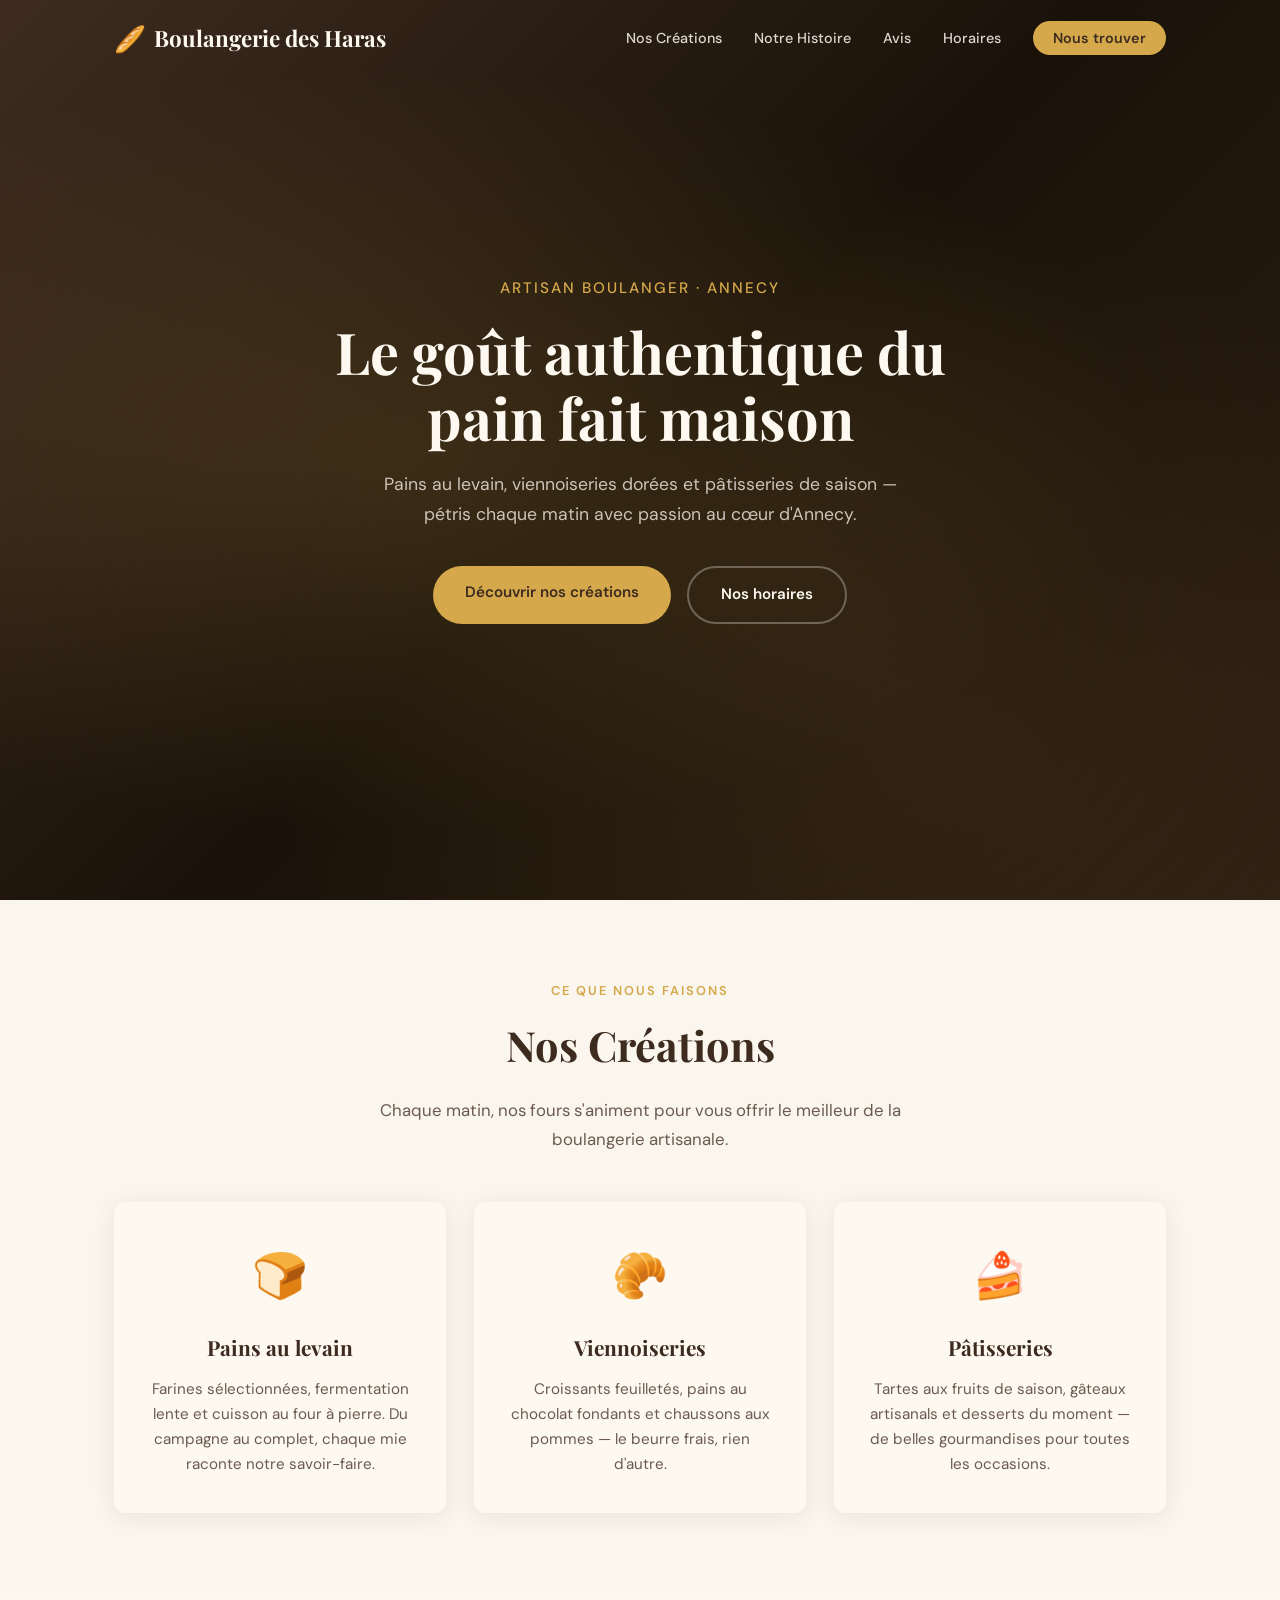
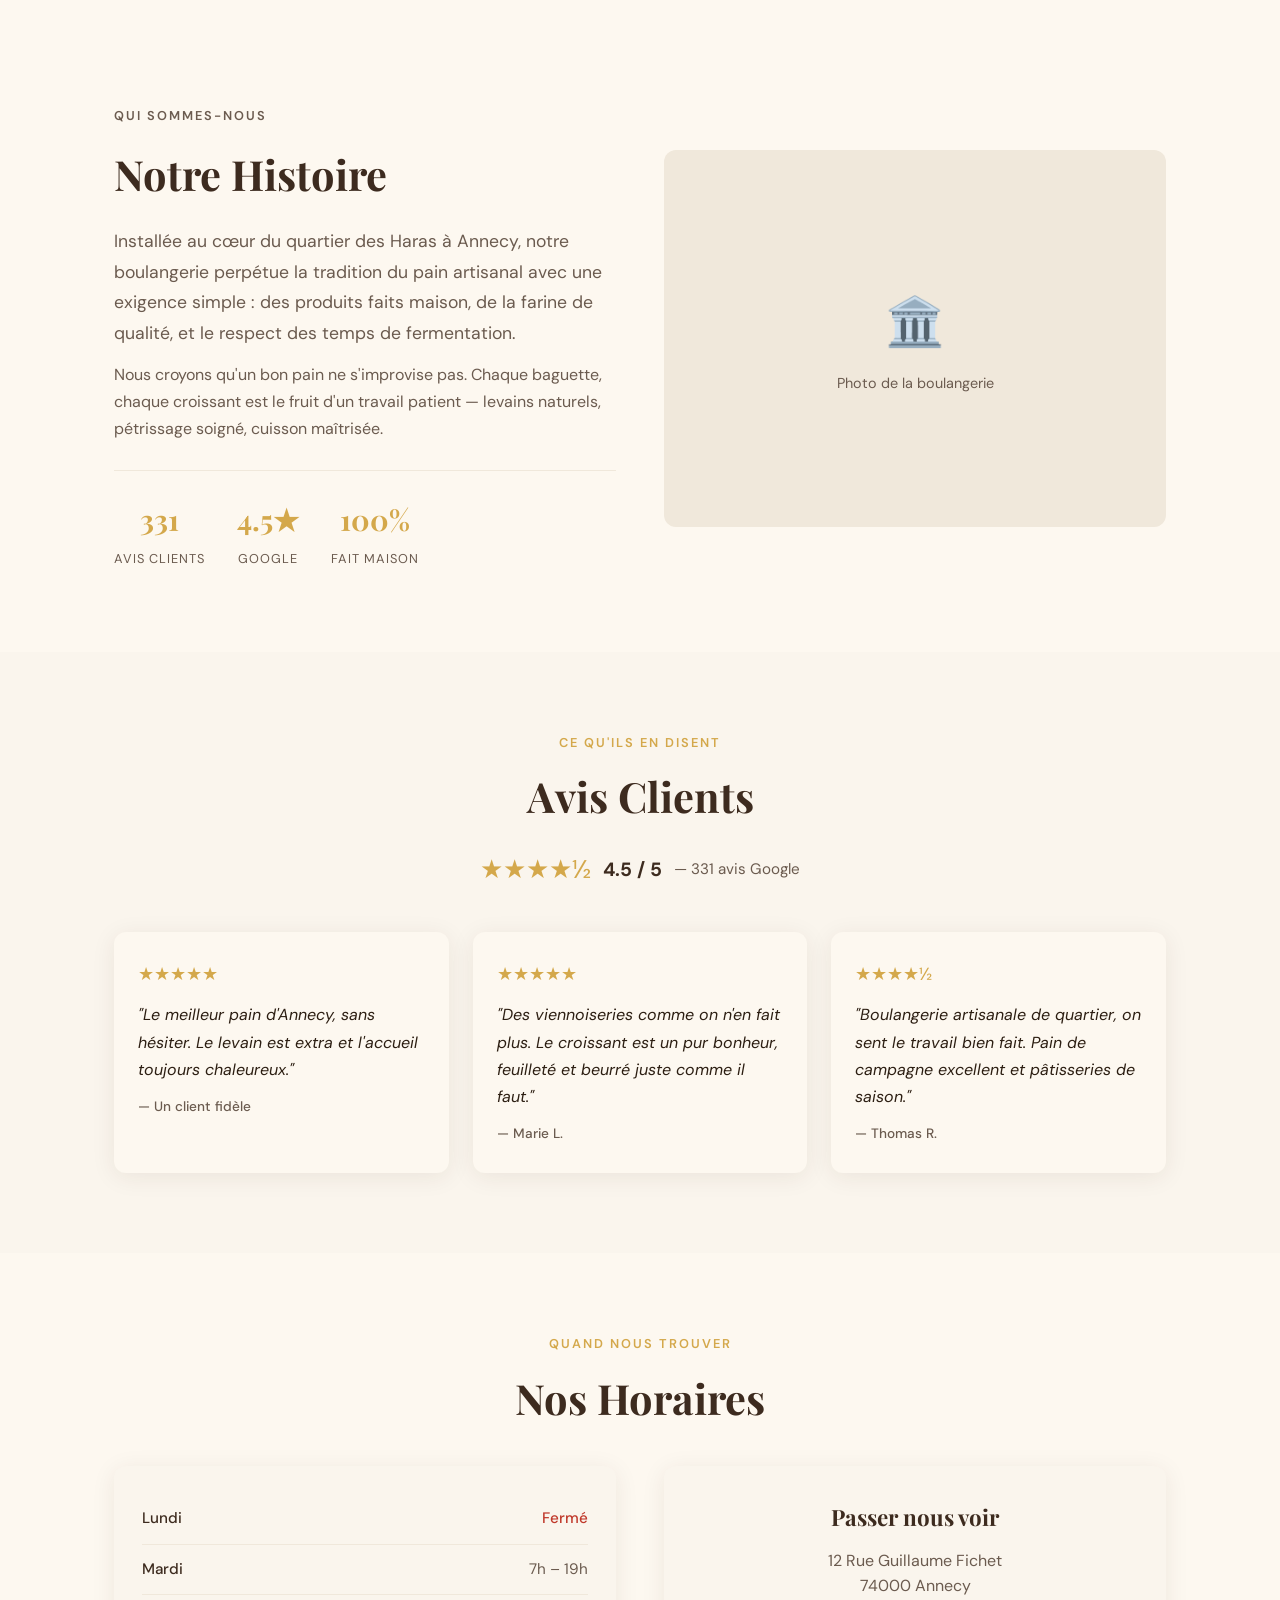
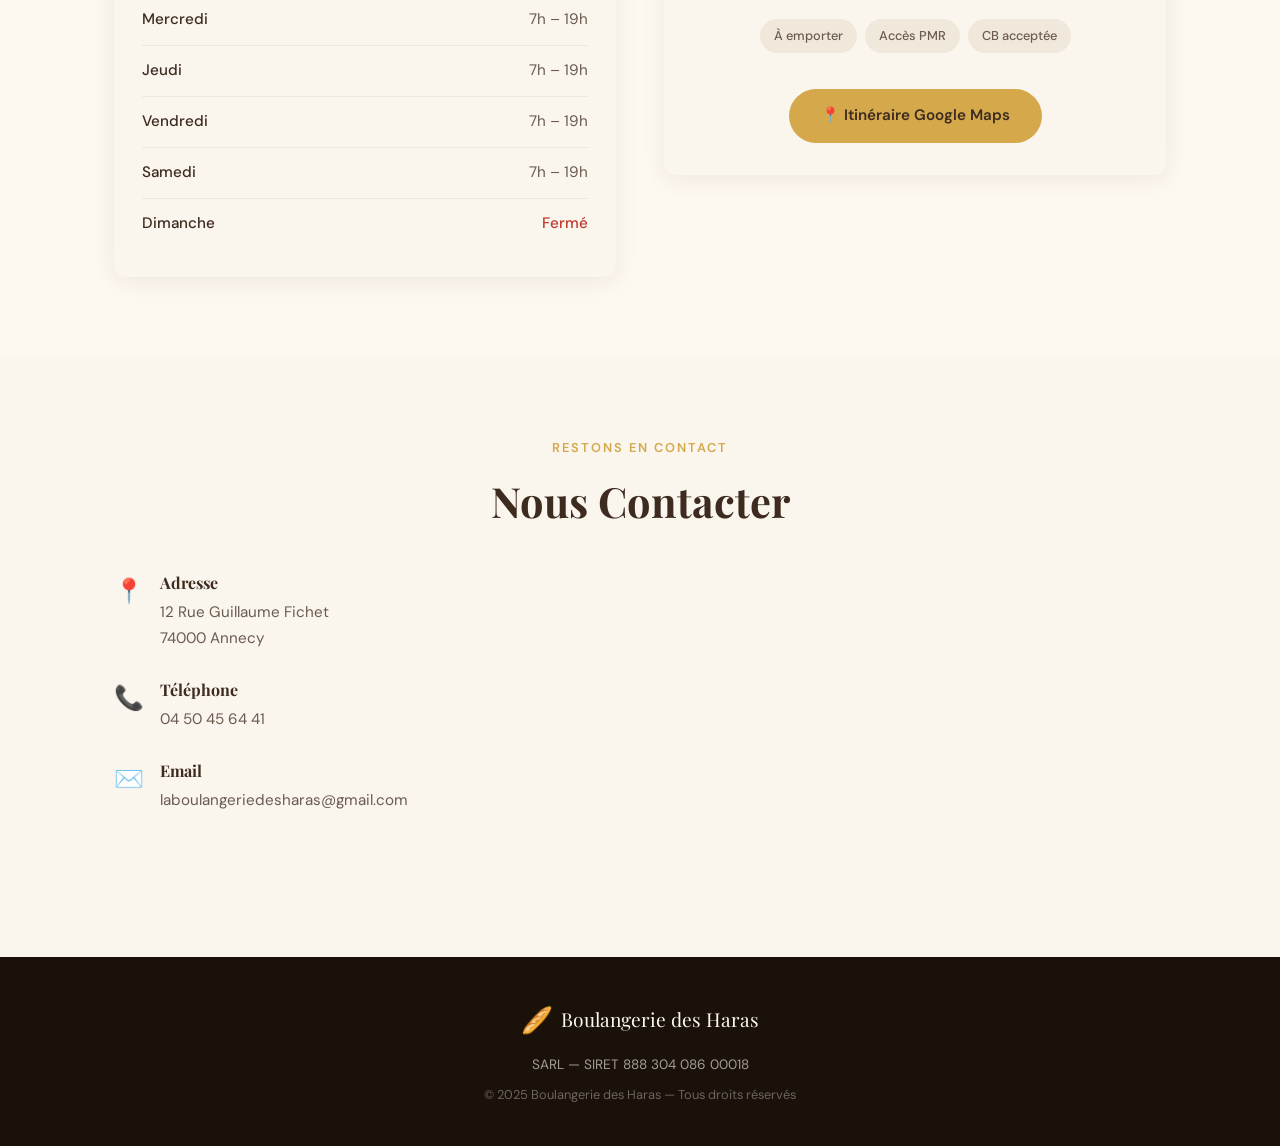
<file: index.html>
<!DOCTYPE html>
<html lang="fr">
<head>
    <meta charset="UTF-8">
    <meta name="viewport" content="width=device-width, initial-scale=1.0">
    <title>Boulangerie des Haras — Artisan boulanger à Annecy</title>
    <meta name="description" content="Boulangerie artisanale au cœur d'Annecy. Pains au levain, viennoiseries et pâtisseries faits maison. 12 Rue Guillaume Fichet, Annecy.">

    <!-- Fonts -->
    <link rel="preconnect" href="https://fonts.googleapis.com">
    <link rel="preconnect" href="https://fonts.gstatic.com" crossorigin>
    <link href="https://fonts.googleapis.com/css2?family=Playfair+Display:ital,wght@0,400;0,700;1,400&family=DM+Sans:wght@300;400;500;600&display=swap" rel="stylesheet">

    <!-- Styles -->
    <link rel="stylesheet" href="styles.css">

    <!-- Schema.org -->
    <script type="application/ld+json">
    {
        "@context": "https://schema.org",
        "@type": "Bakery",
        "name": "Boulangerie des Haras",
        "image": "",
        "address": {
            "@type": "PostalAddress",
            "streetAddress": "12 Rue Guillaume Fichet",
            "addressLocality": "Annecy",
            "postalCode": "74000",
            "addressCountry": "FR"
        },
        "geo": {
            "@type": "GeoCoordinates",
            "latitude": 45.904743,
            "longitude": 6.128679
        },
        "telephone": "+33450456441",
        "email": "laboulangeriedesharas@gmail.com",
        "servesCuisine": "Boulangerie artisanale",
        "priceRange": "€",
        "openingHoursSpecification": [
            { "@type": "OpeningHoursSpecification", "dayOfWeek": "Tuesday", "opens": "07:00", "closes": "19:00" },
            { "@type": "OpeningHoursSpecification", "dayOfWeek": "Wednesday", "opens": "07:00", "closes": "19:00" },
            { "@type": "OpeningHoursSpecification", "dayOfWeek": "Thursday", "opens": "07:00", "closes": "19:00" },
            { "@type": "OpeningHoursSpecification", "dayOfWeek": "Friday", "opens": "07:00", "closes": "19:00" },
            { "@type": "OpeningHoursSpecification", "dayOfWeek": "Saturday", "opens": "07:00", "closes": "19:00" }
        ],
        "aggregateRating": {
            "@type": "AggregateRating",
            "ratingValue": "4.5",
            "reviewCount": "331"
        }
    }
    </script>
</head>
<body>

    <!-- Navbar -->
    <nav class="navbar" id="navbar">
        <div class="nav-container">
            <a href="#" class="nav-logo">
                <span class="logo-icon">🥖</span>
                <span class="logo-text">Boulangerie des Haras</span>
            </a>
            <ul class="nav-links" id="navLinks">
                <li><a href="#creations">Nos Créations</a></li>
                <li><a href="#histoire">Notre Histoire</a></li>
                <li><a href="#avis">Avis</a></li>
                <li><a href="#horaires">Horaires</a></li>
                <li><a href="#contact" class="nav-cta">Nous trouver</a></li>
            </ul>
            <button class="burger" id="burger" aria-label="Menu">
                <span></span><span></span><span></span>
            </button>
        </div>
    </nav>

    <!-- Hero -->
    <header class="hero" id="hero">
        <div class="hero-overlay"></div>
        <div class="hero-content fade-in">
            <p class="hero-subtitle">Artisan boulanger · Annecy</p>
            <h1 class="hero-title">Le goût authentique du pain fait maison</h1>
            <p class="hero-desc">Pains au levain, viennoiseries dorées et pâtisseries de saison — pétris chaque matin avec passion au cœur d'Annecy.</p>
            <div class="hero-buttons">
                <a href="#creations" class="btn btn-primary">Découvrir nos créations</a>
                <a href="#horaires" class="btn btn-secondary">Nos horaires</a>
            </div>
        </div>
    </header>

    <!-- Nos Créations -->
    <section class="section creations" id="creations">
        <div class="container">
            <p class="section-label">Ce que nous faisons</p>
            <h2 class="section-title fade-in">Nos Créations</h2>
            <p class="section-subtitle fade-in">Chaque matin, nos fours s'animent pour vous offrir le meilleur de la boulangerie artisanale.</p>

            <div class="creations-grid">
                <div class="creation-card fade-in">
                    <div class="creation-icon">🍞</div>
                    <h3>Pains au levain</h3>
                    <p>Farines sélectionnées, fermentation lente et cuisson au four à pierre. Du campagne au complet, chaque mie raconte notre savoir-faire.</p>
                </div>
                <div class="creation-card fade-in">
                    <div class="creation-icon">🥐</div>
                    <h3>Viennoiseries</h3>
                    <p>Croissants feuilletés, pains au chocolat fondants et chaussons aux pommes — le beurre frais, rien d'autre.</p>
                </div>
                <div class="creation-card fade-in">
                    <div class="creation-icon">🍰</div>
                    <h3>Pâtisseries</h3>
                    <p>Tartes aux fruits de saison, gâteaux artisanals et desserts du moment — de belles gourmandises pour toutes les occasions.</p>
                </div>
            </div>
        </div>
    </section>

    <!-- Notre Histoire -->
    <section class="section histoire" id="histoire">
        <div class="container">
            <div class="histoire-layout">
                <div class="histoire-text fade-in">
                    <p class="section-label">Qui sommes-nous</p>
                    <h2 class="section-title">Notre Histoire</h2>
                    <p class="histoire-intro">Installée au cœur du quartier des Haras à Annecy, notre boulangerie perpétue la tradition du pain artisanal avec une exigence simple : des produits faits maison, de la farine de qualité, et le respect des temps de fermentation.</p>
                    <p>Nous croyons qu'un bon pain ne s'improvise pas. Chaque baguette, chaque croissant est le fruit d'un travail patient — levains naturels, pétrissage soigné, cuisson maîtrisée.</p>
                    <div class="histoire-chiffres">
                        <div class="chiffre">
                            <span class="chiffre-nombre">331</span>
                            <span class="chiffre-label">Avis clients</span>
                        </div>
                        <div class="chiffre">
                            <span class="chiffre-nombre">4.5★</span>
                            <span class="chiffre-label">Google</span>
                        </div>
                        <div class="chiffre">
                            <span class="chiffre-nombre">100%</span>
                            <span class="chiffre-label">Fait maison</span>
                        </div>
                    </div>
                </div>
                <div class="histoire-image fade-in">
                    <div class="image-placeholder">
                        <span class="placeholder-icon">🏛️</span>
                        <p>Photo de la boulangerie</p>
                    </div>
                </div>
            </div>
        </div>
    </section>

    <!-- Avis -->
    <section class="section avis" id="avis">
        <div class="container">
            <p class="section-label">Ce qu'ils en disent</p>
            <h2 class="section-title fade-in">Avis Clients</h2>
            <div class="avis-global fade-in">
                <span class="avis-stars">★★★★½</span>
                <span class="avis-score">4.5 / 5</span>
                <span class="avis-count">— 331 avis Google</span>
            </div>

            <div class="avis-grid">
                <div class="avis-card fade-in">
                    <div class="avis-stars-small">★★★★★</div>
                    <p class="avis-text">"Le meilleur pain d'Annecy, sans hésiter. Le levain est extra et l'accueil toujours chaleureux."</p>
                    <p class="avis-author">— Un client fidèle</p>
                </div>
                <div class="avis-card fade-in">
                    <div class="avis-stars-small">★★★★★</div>
                    <p class="avis-text">"Des viennoiseries comme on n'en fait plus. Le croissant est un pur bonheur, feuilleté et beurré juste comme il faut."</p>
                    <p class="avis-author">— Marie L.</p>
                </div>
                <div class="avis-card fade-in">
                    <div class="avis-stars-small">★★★★½</div>
                    <p class="avis-text">"Boulangerie artisanale de quartier, on sent le travail bien fait. Pain de campagne excellent et pâtisseries de saison."</p>
                    <p class="avis-author">— Thomas R.</p>
                </div>
            </div>
        </div>
    </section>

    <!-- Horaires -->
    <section class="section horaires" id="horaires">
        <div class="container">
            <p class="section-label">Quand nous trouver</p>
            <h2 class="section-title fade-in">Nos Horaires</h2>

            <div class="horaires-layout">
                <div class="horaires-table fade-in">
                    <div class="horaire-row">
                        <span class="jour">Lundi</span>
                        <span class="ferme">Fermé</span>
                    </div>
                    <div class="horaire-row">
                        <span class="jour">Mardi</span>
                        <span class="heures">7h – 19h</span>
                    </div>
                    <div class="horaire-row">
                        <span class="jour">Mercredi</span>
                        <span class="heures">7h – 19h</span>
                    </div>
                    <div class="horaire-row">
                        <span class="jour">Jeudi</span>
                        <span class="heures">7h – 19h</span>
                    </div>
                    <div class="horaire-row">
                        <span class="jour">Vendredi</span>
                        <span class="heures">7h – 19h</span>
                    </div>
                    <div class="horaire-row">
                        <span class="jour">Samedi</span>
                        <span class="heures">7h – 19h</span>
                    </div>
                    <div class="horaire-row">
                        <span class="jour">Dimanche</span>
                        <span class="ferme">Fermé</span>
                    </div>
                </div>
                <div class="horaires-cta fade-in">
                    <div class="cta-box">
                        <h3>Passer nous voir</h3>
                        <p>12 Rue Guillaume Fichet<br>74000 Annecy</p>
                        <div class="cta-services">
                            <span class="service-badge">À emporter</span>
                            <span class="service-badge">Accès PMR</span>
                            <span class="service-badge">CB acceptée</span>
                        </div>
                        <a href="https://maps.google.com/?cid=14751556202898604400" target="_blank" class="btn btn-primary btn-maps">📍 Itinéraire Google Maps</a>
                    </div>
                </div>
            </div>
        </div>
    </section>

    <!-- Contact -->
    <section class="section contact" id="contact">
        <div class="container">
            <p class="section-label">Restons en contact</p>
            <h2 class="section-title fade-in">Nous Contacter</h2>

            <div class="contact-layout fade-in">
                <div class="contact-info">
                    <div class="contact-item">
                        <span class="contact-icon">📍</span>
                        <div>
                            <h4>Adresse</h4>
                            <p>12 Rue Guillaume Fichet<br>74000 Annecy</p>
                        </div>
                    </div>
                    <div class="contact-item">
                        <span class="contact-icon">📞</span>
                        <div>
                            <h4>Téléphone</h4>
                            <p>04 50 45 64 41</p>
                        </div>
                    </div>
                    <div class="contact-item">
                        <span class="contact-icon">✉️</span>
                        <div>
                            <h4>Email</h4>
                            <p>laboulangeriedesharas@gmail.com</p>
                        </div>
                    </div>
                </div>
                <div class="contact-map">
                    <iframe
                        src="https://www.google.com/maps/embed?pb=!1m18!1m12!1m3!1d2775.5!2d6.128679!3d45.904743!2m3!1f0!2f0!3f0!3m2!1i1024!2i768!4f13.1!3m3!1m2!1s0x0%3A0x0!2sBoulangerie%20des%20Haras!5e0!3m2!1sfr!2sfr!4v1"
                        width="100%" height="300" style="border:0; border-radius: 12px;" allowfullscreen="" loading="lazy"></iframe>
                </div>
            </div>
        </div>
    </section>

    <!-- Footer -->
    <footer class="footer">
        <div class="container">
            <div class="footer-content">
                <div class="footer-brand">
                    <span class="logo-icon">🥖</span>
                    <span class="logo-text">Boulangerie des Haras</span>
                </div>
                <p class="footer-legal">SARL — SIRET 888 304 086 00018</p>
                <p class="footer-copy">© 2025 Boulangerie des Haras — Tous droits réservés</p>
            </div>
        </div>
    </footer>

    <!-- Mobile CTA -->
    <div class="mobile-cta" id="mobileCta">
        <a href="tel:+33450456441" class="mobile-cta-btn">📞 Appeler</a>
    </div>

    <script src="script.js"></script>
</body>
</html>
</file>
<file: styles.css>
/* ===== Variables ===== */
:root {
    --wheat: #D4A84B;
    --wheat-light: #E8C97A;
    --brown: #3D2B1F;
    --brown-light: #5C4033;
    --cream: #FDF8F0;
    --dark: #1A1209;
    --warm-white: #FAF5ED;
    --warm-gray: #F0E8DB;
    --text: #2C1E12;
    --text-light: #6B5B4F;
    --font-heading: 'Playfair Display', Georgia, serif;
    --font-body: 'DM Sans', -apple-system, sans-serif;
    --radius: 12px;
    --shadow: 0 4px 24px rgba(61,43,31,0.08);
    --shadow-hover: 0 8px 32px rgba(61,43,31,0.14);
    --transition: 0.3s ease;
}

/* ===== Reset ===== */
*, *::before, *::after { box-sizing: border-box; margin: 0; padding: 0; }
html { scroll-behavior: smooth; }
body {
    font-family: var(--font-body);
    color: var(--text);
    background: var(--cream);
    line-height: 1.7;
    -webkit-font-smoothing: antialiased;
}
img { max-width: 100%; display: block; }
a { text-decoration: none; color: inherit; }
ul { list-style: none; }

/* ===== Container ===== */
.container { max-width: 1100px; margin: 0 auto; padding: 0 24px; }

/* ===== Navbar ===== */
.navbar {
    position: fixed; top: 0; left: 0; right: 0; z-index: 1000;
    background: transparent;
    transition: background var(--transition), box-shadow var(--transition);
    padding: 16px 0;
}
.navbar.scrolled {
    background: rgba(253,248,240,0.95);
    backdrop-filter: blur(10px);
    box-shadow: 0 2px 16px rgba(61,43,31,0.08);
    padding: 10px 0;
}
.nav-container {
    max-width: 1100px; margin: 0 auto; padding: 0 24px;
    display: flex; align-items: center; justify-content: space-between;
}
.nav-logo {
    display: flex; align-items: center; gap: 8px;
    font-family: var(--font-heading); font-size: 1.4rem; font-weight: 700;
    color: var(--cream);
    transition: color var(--transition);
}
.navbar.scrolled .nav-logo { color: var(--brown); }
.logo-icon { font-size: 1.6rem; }
.nav-links { display: flex; gap: 32px; align-items: center; }
.nav-links a {
    font-size: 0.9rem; font-weight: 500; color: rgba(253,248,240,0.85);
    transition: color var(--transition);
    position: relative;
}
.navbar.scrolled .nav-links a { color: var(--text-light); }
.nav-links a:hover { color: var(--wheat); }
.navbar.scrolled .nav-links a:hover { color: var(--wheat); }
.nav-cta {
    background: var(--wheat) !important;
    color: var(--brown) !important;
    padding: 8px 20px;
    border-radius: 50px;
    font-weight: 600 !important;
    transition: background var(--transition), transform var(--transition) !important;
}
.nav-cta:hover { background: var(--wheat-light) !important; transform: translateY(-1px); }

/* Burger */
.burger {
    display: none; background: none; border: none; cursor: pointer;
    flex-direction: column; gap: 5px; padding: 4px;
}
.burger span {
    display: block; width: 24px; height: 2px;
    background: var(--cream); border-radius: 2px;
    transition: all var(--transition);
}
.navbar.scrolled .burger span { background: var(--brown); }
.burger.active span:nth-child(1) { transform: rotate(45deg) translate(5px, 5px); }
.burger.active span:nth-child(2) { opacity: 0; }
.burger.active span:nth-child(3) { transform: rotate(-45deg) translate(5px, -5px); }

/* ===== Hero ===== */
.hero {
    position: relative;
    min-height: 100vh;
    display: flex; align-items: center; justify-content: center;
    background: linear-gradient(135deg, #3D2B1F 0%, #1A1209 50%, #2C1E12 100%);
    overflow: hidden;
}
.hero-overlay {
    position: absolute; inset: 0;
    background: radial-gradient(ellipse at 30% 50%, rgba(212,168,75,0.15), transparent 60%),
                radial-gradient(ellipse at 70% 80%, rgba(212,168,75,0.08), transparent 50%);
}
.hero-content {
    position: relative; z-index: 1;
    text-align: center; padding: 0 24px;
    max-width: 720px;
}
.hero-subtitle {
    font-family: var(--font-body);
    font-size: 0.95rem; font-weight: 500;
    color: var(--wheat);
    letter-spacing: 2px; text-transform: uppercase;
    margin-bottom: 16px;
}
.hero-title {
    font-family: var(--font-heading);
    font-size: clamp(2.2rem, 5vw, 3.6rem);
    font-weight: 700;
    color: var(--cream);
    line-height: 1.15;
    margin-bottom: 20px;
}
.hero-desc {
    font-size: 1.1rem;
    color: rgba(253,248,240,0.75);
    max-width: 560px; margin: 0 auto 36px;
    line-height: 1.7;
}
.hero-buttons { display: flex; gap: 16px; justify-content: center; flex-wrap: wrap; }

/* ===== Buttons ===== */
.btn {
    display: inline-block;
    padding: 14px 32px;
    border-radius: 50px;
    font-family: var(--font-body);
    font-size: 0.95rem; font-weight: 600;
    transition: all var(--transition);
    cursor: pointer; border: none;
}
.btn-primary {
    background: var(--wheat);
    color: var(--brown);
}
.btn-primary:hover { background: var(--wheat-light); transform: translateY(-2px); box-shadow: 0 6px 20px rgba(212,168,75,0.35); }
.btn-secondary {
    background: transparent;
    color: var(--cream);
    border: 2px solid rgba(253,248,240,0.3);
}
.btn-secondary:hover { border-color: var(--wheat); color: var(--wheat); }
.btn-maps { margin-top: 16px; display: inline-block; }

/* ===== Sections ===== */
.section { padding: 80px 0; }
.section-label {
    font-size: 0.8rem; font-weight: 600;
    color: var(--wheat);
    text-transform: uppercase;
    letter-spacing: 2px;
    text-align: center;
    margin-bottom: 8px;
}
.section-title {
    font-family: var(--font-heading);
    font-size: clamp(1.8rem, 3.5vw, 2.6rem);
    font-weight: 700;
    color: var(--brown);
    text-align: center;
    margin-bottom: 16px;
}
.section-subtitle {
    text-align: center; color: var(--text-light);
    max-width: 560px; margin: 0 auto 48px;
    font-size: 1.05rem;
}

/* ===== Créations ===== */
.creations { background: var(--warm-white); }
.creations-grid {
    display: grid;
    grid-template-columns: repeat(auto-fit, minmax(280px, 1fr));
    gap: 28px;
    margin-top: 48px;
}
.creation-card {
    background: var(--cream);
    border-radius: var(--radius);
    padding: 36px 28px;
    text-align: center;
    box-shadow: var(--shadow);
    transition: transform var(--transition), box-shadow var(--transition);
}
.creation-card:hover { transform: translateY(-4px); box-shadow: var(--shadow-hover); }
.creation-icon { font-size: 2.8rem; margin-bottom: 16px; }
.creation-card h3 {
    font-family: var(--font-heading);
    font-size: 1.3rem; color: var(--brown);
    margin-bottom: 12px;
}
.creation-card p { color: var(--text-light); font-size: 0.95rem; line-height: 1.65; }

/* ===== Histoire ===== */
.histoire { background: var(--cream); }
.histoire-layout {
    display: grid;
    grid-template-columns: 1fr 1fr;
    gap: 48px;
    align-items: center;
    margin-top: 32px;
}
.histoire-text .section-label { text-align: left; }
.histoire-text .section-title { text-align: left; }
.histoire-intro {
    font-size: 1.1rem; color: var(--text);
    margin-bottom: 16px;
    line-height: 1.75;
}
.histoire-text p { color: var(--text-light); margin-bottom: 12px; }
.histoire-chiffres {
    display: flex; gap: 32px; margin-top: 28px;
    padding-top: 24px;
    border-top: 1px solid var(--warm-gray);
}
.chiffre { text-align: center; }
.chiffre-nombre {
    display: block;
    font-family: var(--font-heading);
    font-size: 1.8rem; font-weight: 700;
    color: var(--wheat);
}
.chiffre-label {
    font-size: 0.8rem; color: var(--text-light);
    text-transform: uppercase; letter-spacing: 1px;
}
.image-placeholder {
    width: 100%; aspect-ratio: 4/3;
    background: var(--warm-gray);
    border-radius: var(--radius);
    display: flex; flex-direction: column;
    align-items: center; justify-content: center;
    color: var(--text-light);
    font-size: 0.9rem;
}
.placeholder-icon { font-size: 3rem; margin-bottom: 8px; }

/* ===== Avis ===== */
.avis { background: var(--warm-white); }
.avis-global {
    display: flex; align-items: center; justify-content: center;
    gap: 12px; margin-bottom: 40px;
    flex-wrap: wrap;
}
.avis-stars { font-size: 1.6rem; color: var(--wheat); }
.avis-score { font-size: 1.2rem; font-weight: 700; color: var(--brown); }
.avis-count { color: var(--text-light); font-size: 0.95rem; }
.avis-grid {
    display: grid;
    grid-template-columns: repeat(auto-fit, minmax(280px, 1fr));
    gap: 24px;
}
.avis-card {
    background: var(--cream);
    border-radius: var(--radius);
    padding: 28px 24px;
    box-shadow: var(--shadow);
    transition: transform var(--transition);
}
.avis-card:hover { transform: translateY(-2px); }
.avis-stars-small { color: var(--wheat); font-size: 1.1rem; margin-bottom: 12px; }
.avis-text {
    font-style: italic; color: var(--text);
    line-height: 1.7; margin-bottom: 12px;
}
.avis-author { color: var(--text-light); font-size: 0.85rem; font-weight: 500; }

/* ===== Horaires ===== */
.horaires { background: var(--cream); }
.horaires-layout {
    display: grid;
    grid-template-columns: 1fr 1fr;
    gap: 48px;
    margin-top: 32px;
    align-items: start;
}
.horaires-table {
    background: var(--warm-white);
    border-radius: var(--radius);
    padding: 28px;
    box-shadow: var(--shadow);
}
.horaire-row {
    display: flex; justify-content: space-between;
    padding: 12px 0;
    border-bottom: 1px solid var(--warm-gray);
    font-size: 0.95rem;
}
.horaire-row:last-child { border-bottom: none; }
.jour { font-weight: 500; color: var(--brown); }
.heures { color: var(--text-light); }
.ferme { color: #C0392B; font-weight: 500; }
.cta-box {
    background: var(--warm-white);
    border-radius: var(--radius);
    padding: 32px;
    box-shadow: var(--shadow);
    text-align: center;
}
.cta-box h3 {
    font-family: var(--font-heading);
    font-size: 1.4rem; color: var(--brown);
    margin-bottom: 12px;
}
.cta-box p { color: var(--text-light); margin-bottom: 20px; line-height: 1.6; }
.cta-services { display: flex; gap: 8px; justify-content: center; flex-wrap: wrap; margin-bottom: 20px; }
.service-badge {
    background: var(--warm-gray);
    color: var(--text-light);
    font-size: 0.8rem; font-weight: 500;
    padding: 6px 14px;
    border-radius: 50px;
}

/* ===== Contact ===== */
.contact { background: var(--warm-white); }
.contact-layout {
    display: grid;
    grid-template-columns: 1fr 1fr;
    gap: 48px;
    margin-top: 32px;
    align-items: start;
}
.contact-item {
    display: flex; gap: 16px; margin-bottom: 24px;
}
.contact-icon { font-size: 1.5rem; flex-shrink: 0; margin-top: 2px; }
.contact-item h4 {
    font-family: var(--font-heading);
    color: var(--brown); margin-bottom: 4px;
}
.contact-item p { color: var(--text-light); font-size: 0.95rem; }
.contact-map { border-radius: var(--radius); overflow: hidden; }

/* ===== Footer ===== */
.footer {
    background: var(--dark);
    color: rgba(253,248,240,0.6);
    padding: 40px 0;
    text-align: center;
}
.footer-content { display: flex; flex-direction: column; align-items: center; gap: 8px; }
.footer-brand {
    display: flex; align-items: center; gap: 8px;
    font-family: var(--font-heading);
    color: var(--cream); font-size: 1.2rem;
    margin-bottom: 4px;
}
.footer-legal { font-size: 0.85rem; }
.footer-copy { font-size: 0.8rem; opacity: 0.6; }

/* ===== Mobile CTA ===== */
.mobile-cta {
    display: none;
    position: fixed; bottom: 0; left: 0; right: 0;
    background: var(--cream);
    padding: 12px 16px;
    box-shadow: 0 -2px 12px rgba(0,0,0,0.1);
    z-index: 999;
}
.mobile-cta-btn {
    display: block;
    background: var(--wheat);
    color: var(--brown);
    text-align: center;
    padding: 14px;
    border-radius: 50px;
    font-weight: 600;
    font-size: 1rem;
}

/* ===== Animations ===== */
.fade-in {
    opacity: 0;
    transform: translateY(24px);
    transition: opacity 0.7s ease, transform 0.7s ease;
}
.fade-in.visible {
    opacity: 1;
    transform: translateY(0);
}

/* ===== Responsive ===== */
@media (max-width: 768px) {
    .nav-links { display: none; }
    .burger { display: flex; }
    .nav-links.open {
        display: flex; flex-direction: column;
        position: absolute; top: 100%; left: 0; right: 0;
        background: rgba(253,248,240,0.98);
        padding: 24px;
        gap: 16px;
        box-shadow: 0 8px 24px rgba(0,0,0,0.08);
    }
    .nav-links.open a { color: var(--text); font-size: 1.1rem; }
    .nav-links.open .nav-cta { color: var(--brown) !important; }
    .hero-title { font-size: 2rem; }
    .hero-desc { font-size: 1rem; }
    .histoire-layout, .horaires-layout, .contact-layout {
        grid-template-columns: 1fr;
    }
    .histoire-chiffres { gap: 20px; }
    .mobile-cta { display: block; }
    .footer { padding-bottom: 80px; }
    .section { padding: 56px 0; }
}
</file>
